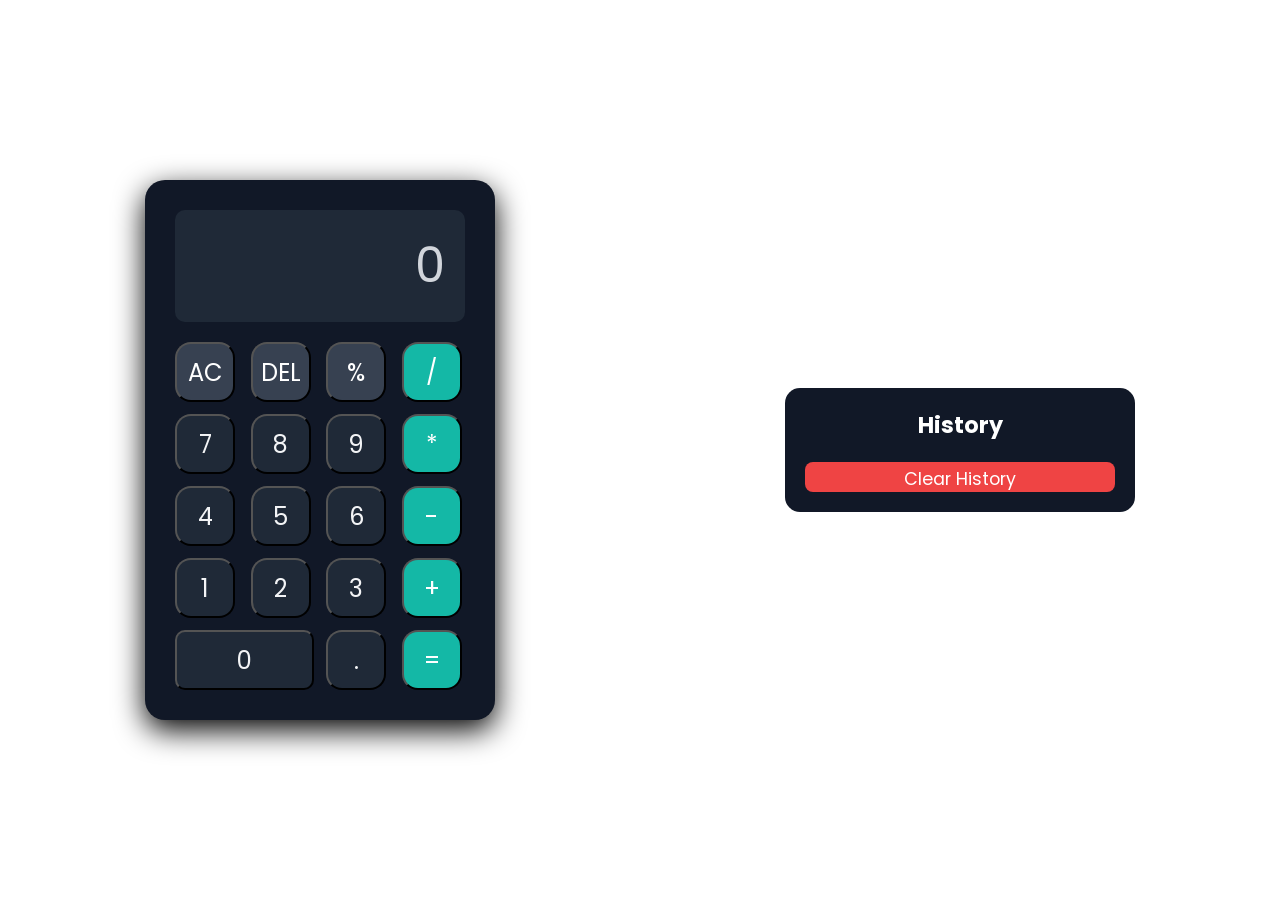
<file: index.html>
<!DOCTYPE html>
<html lang="en">

<head>
    <meta charset="UTF-8">
    <meta name="viewport" content="width=device-width, initial-scale=1.0">
    <title>Calculator</title>
    <link rel="stylesheet" href="cal_style.css">
</head>

<body>

    <div class="container">
        <div class="cals-text">
            <p id="user-input">0</p>
        </div>
        <div class="cals-keys">
            <button class="key-others operations">AC</button>
            <button class="key-others operations">DEL</button>
            <button class="key-others operations">%</button>
            <button class="key-operate operations">/</button>
            <button class="numbers">7</button>
            <button class="numbers">8</button>
            <button class="numbers">9</button>
            <button class="key-operate operations">*</button>
            <button class="numbers">4</button>
            <button class="numbers">5</button>
            <button class="numbers">6</button>
            <button class="key-operate operations">-</button>
            <button class="numbers">1</button>
            <button class="numbers">2</button>
            <button class="numbers">3</button>
            <button class="key-operate operations">+</button>
            <button class="key-zero numbers">0</button>
            <button class="numbers">.</button>
            <button class="key-operate operations">=</button>

        </div>
    </div>
        <div class="history-container">
        <h2>History</h2>
        <ul id="history-list"></ul>
        <button id="clear-history">Clear History</button>
    </div>
</body>
<script src="cal_script.js"></script>

</html>
</file>
<file: cal_style.css>
@import url('https://fonts.googleapis.com/css2?family=Poppins:ital,wght@0,100;0,200;0,300;0,400;0,500;0,600;0,700;0,800;0,900;1,100;1,200;1,300;1,400;1,500;1,600;1,700;1,800;1,900&display=swap');

* {
    font-family: "Poppins", sans-serif;
    padding: 0;
    margin: 0;
    box-sizing: border-box;
}

body {
    background-color: #fff;
    display: flex;
    min-height: 100vh;
    align-items: center;
}

.container {
    background: #111827;
    padding: 30px;
    width: 350px;
    border-radius: 20px;
    box-shadow: 0 10px 30px rgba(0, 0, 0, 6);
    margin: auto;   /* ✅ center always */
}

.cals-text {
    margin-bottom: 20px;
    padding: 20px;
    background-color: #1f2937;
    border-radius: 10px;
}

.cals-text p {
    width: 100%;
    font-size: 3rem;
    text-align: end;
    color: #d1d5db;
    word-wrap: break-word;
    word-break: break-all;
}

button {
    font-size: 1.5rem;
    bottom: none;
    border-radius: 16px;
    cursor: pointer;
    height: 60px;
    width: 60px;
    transition: 0.2s;
}

button:hover {
    transform: scale(1.05);
    filter: brightness(1.1);
}

.cals-keys {
    display: grid;
    grid-template-columns: repeat(4, 1fr);
    gap: 12px;
}

.key-zero {
    grid-column: span 2;
    width: 100%;
    border-radius: 10px;
}

.key-operate {
    background: #14b8a6;
    color: #fff;
}

.key-others {
    background: #374151;
    color: #fff;
}

.numbers {
    background: #1f2937;
    color: #f3f4f6;
}

button:active {
    transform: scale(0.98);
}

.history-container {
    margin-top: 20px;
    background: #111827;
    width: 350px;
    padding: 20px;
    border-radius: 15px;
    color: #fff;
    margin: auto;   /* ✅ center always */
}

.history-container h2 {
    margin-bottom: 10px;
    font-size: 1.4rem;
    text-align: center;
}

#history-list {
    max-height: 200px;
    overflow-y: auto;
    list-style: none;
    padding: 0;
    margin-bottom: 10px;
}

#history-list li {
    background: #1f2937;
    padding: 8px 10px;
    margin-bottom: 8px;
    border-radius: 8px;
    font-size: 1.1rem;
}

#clear-history {
    width: 100%;
    height: 30px;
    padding: 4px;
    background: #ef4444;
    border: none;
    color: #fff;
    border-radius: 8px;
    font-size: 1.1rem;
    cursor: pointer;
}

#clear-history:hover {
    filter: brightness(1.2);
}

/* ------------------- MOBILE RESPONSIVE ------------------- */

/* Tablets & Phones */
@media (max-width: 768px) {
    body {
        flex-direction: column;
        justify-content: flex-start;
        padding-top: 20px;
        align-items: center;
    }

    .container,
    .history-container {
        width: 90%;
        margin: 10px auto;
    }

    .cals-text p {
        font-size: 2.4rem;
    }

    button {
        height: 55px;
        width: 100%;
        font-size: 1.3rem;
        border-radius: 12px;
    }
}

/* Small Mobile Devices (≤ 480px) */
@media (max-width: 480px) {
    .container,
    .history-container {
        width: 95%;
        padding: 15px;
    }

    .cals-text p {
        font-size: 2rem;
    }

    button {
        height: 50px;
        font-size: 1.2rem;
    }
}

/* Very Small Phones (≤ 360px) */
@media (max-width: 360px) {
    .cals-text p {
        font-size: 1.7rem;
    }

    button {
        height: 45px;
        font-size: 1.1rem;
    }

    #history-list li {
        font-size: 0.9rem;
    }

}
</file>
